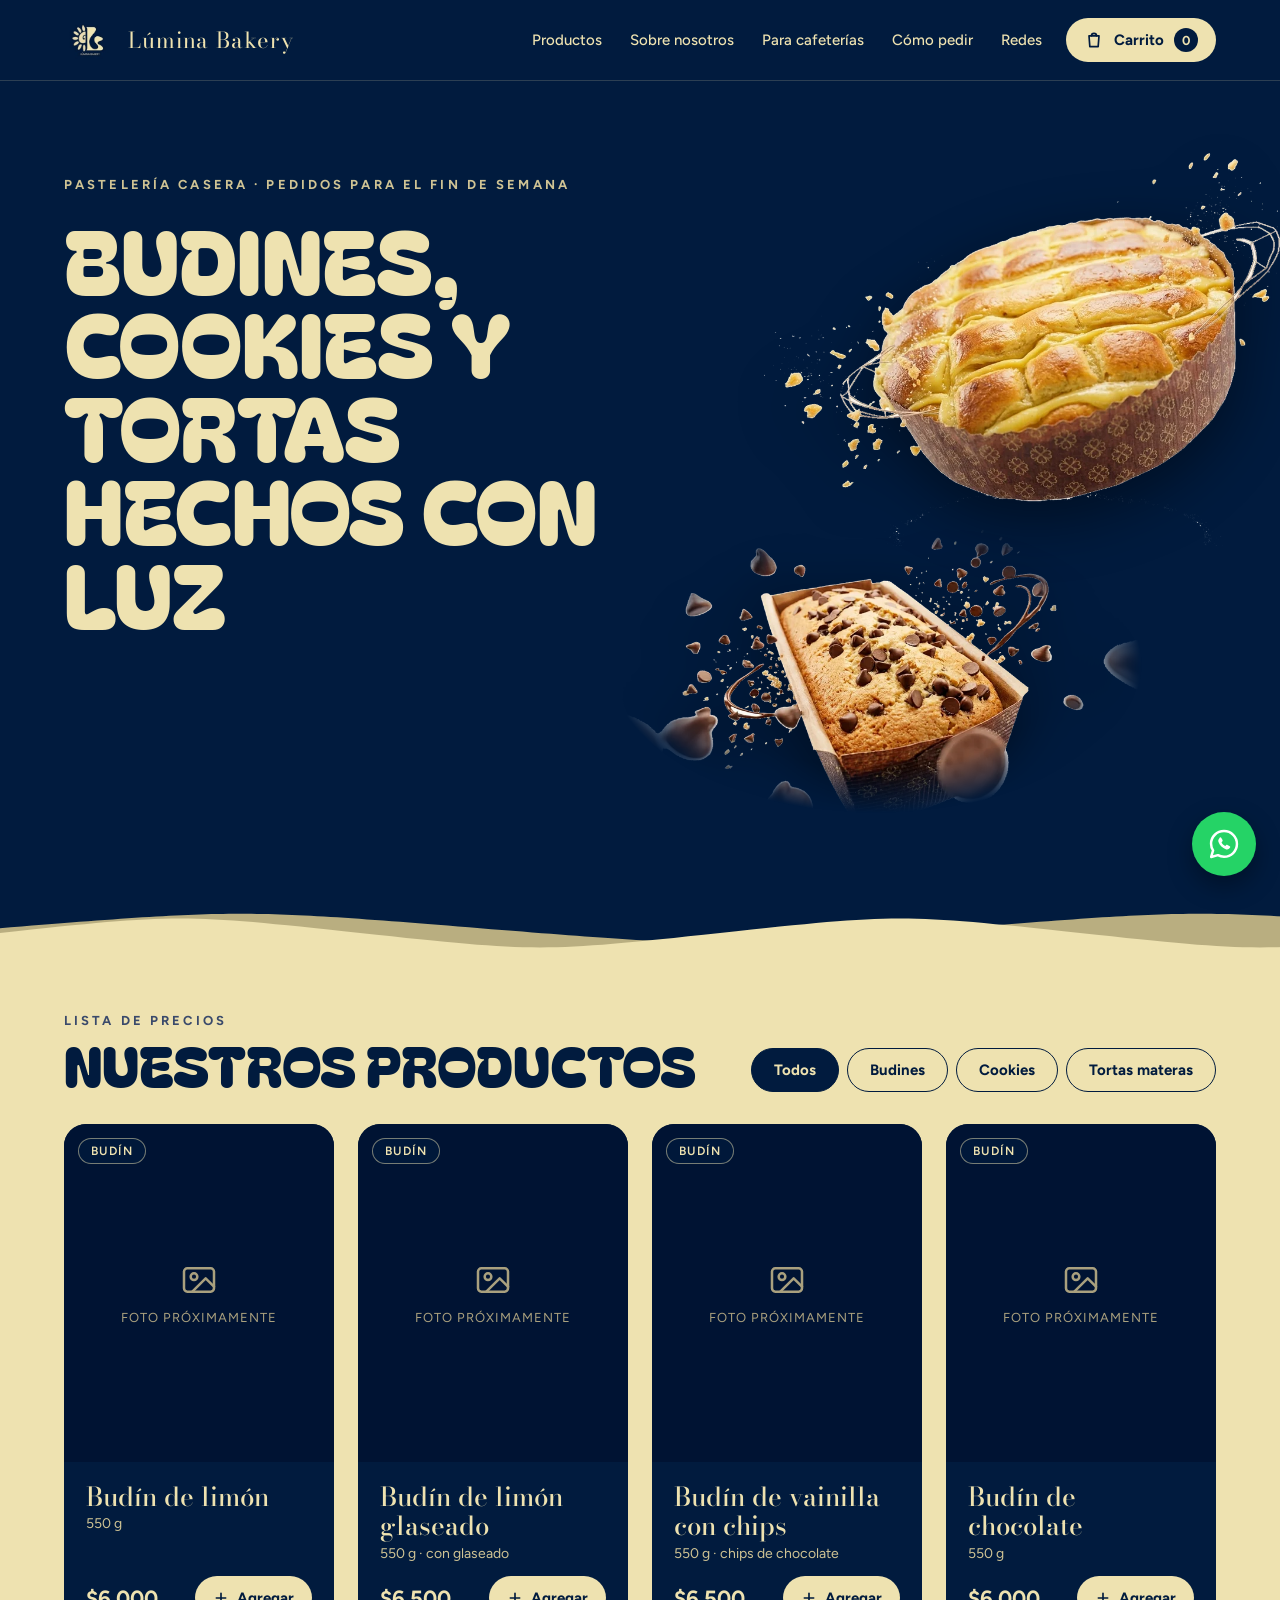
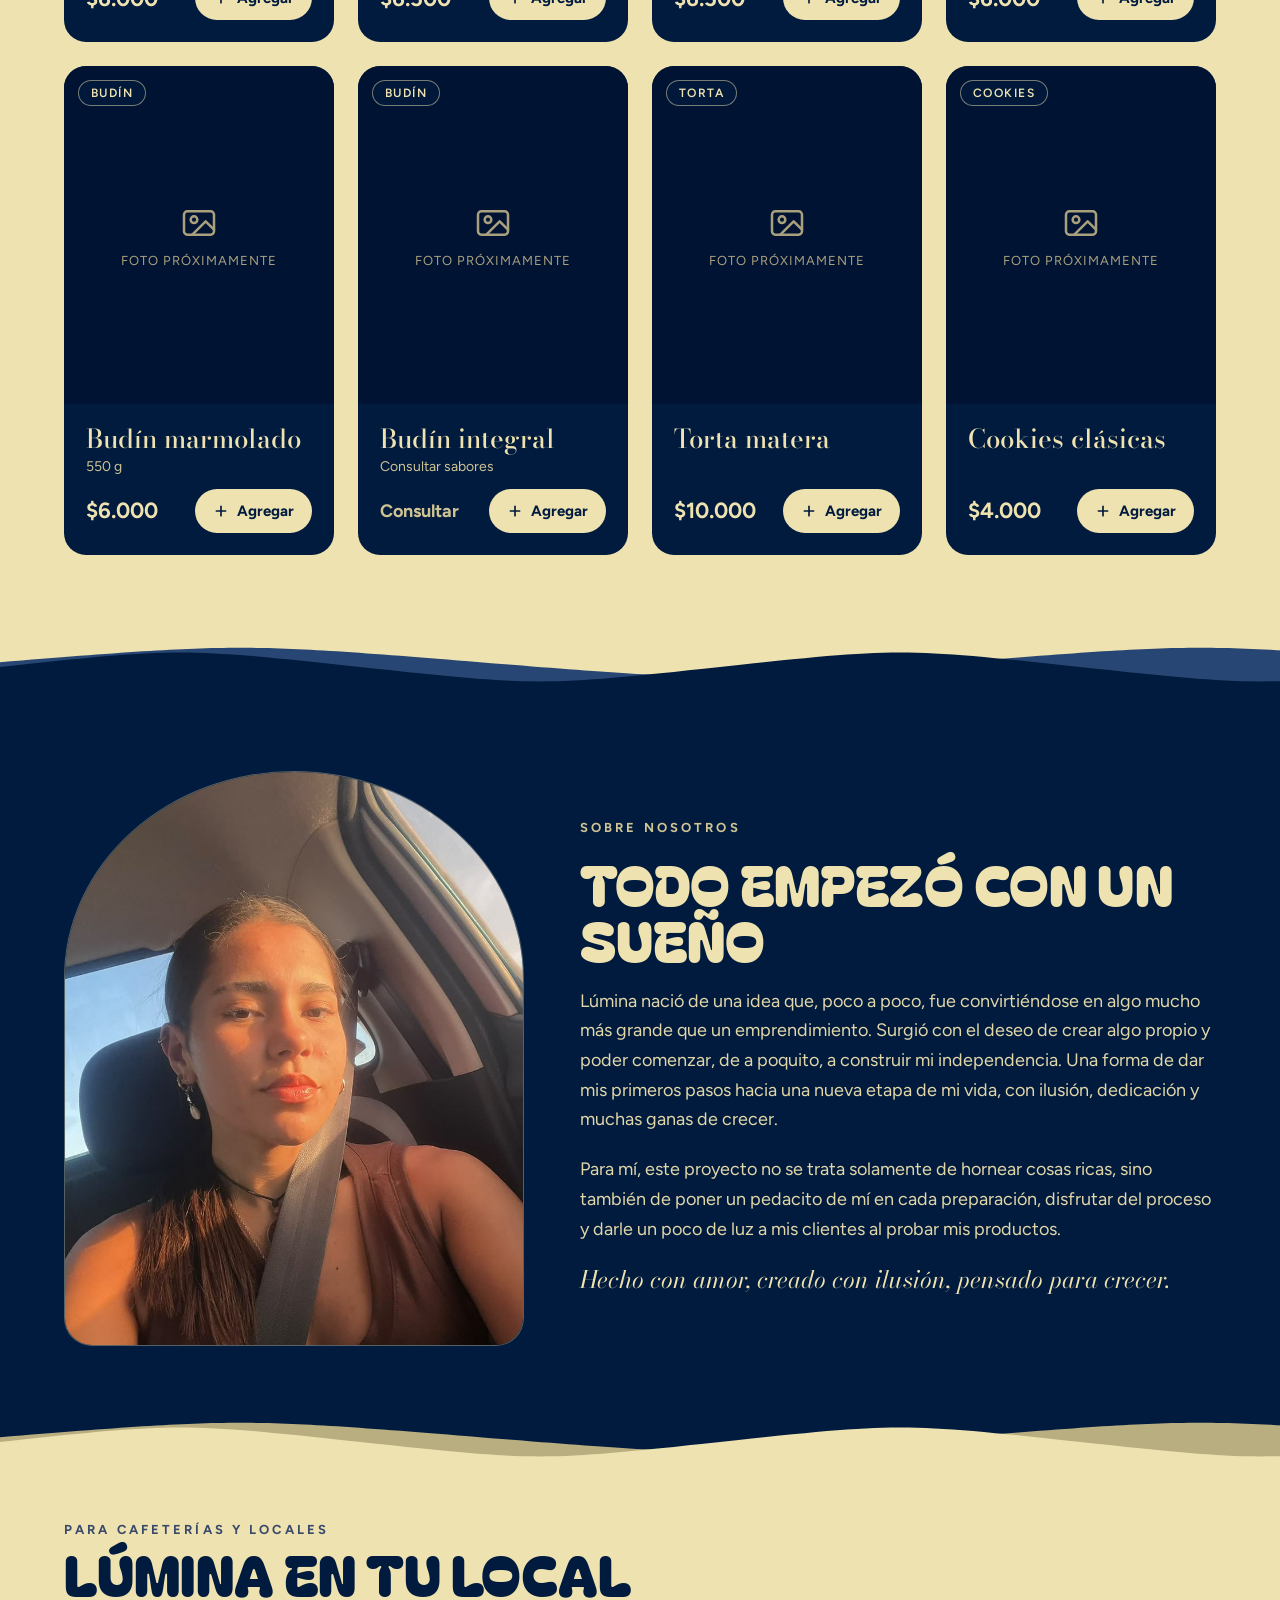
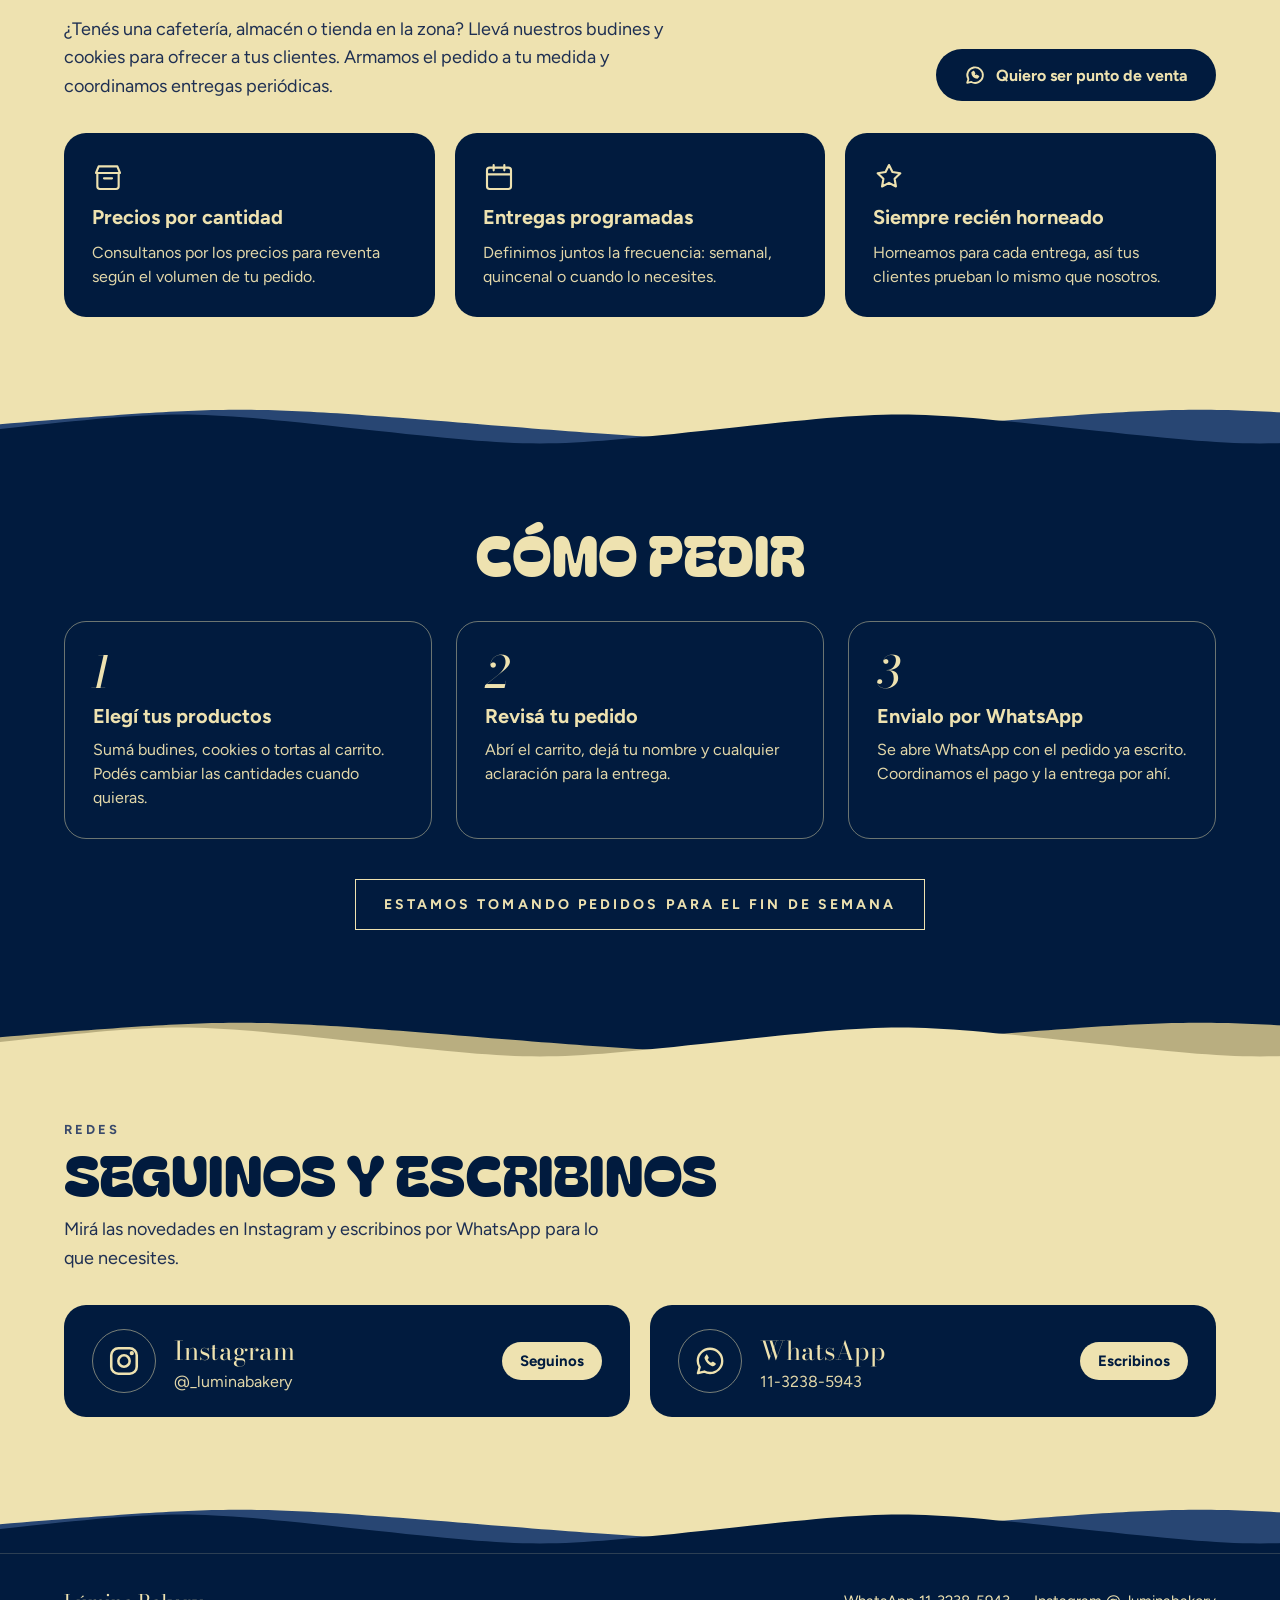
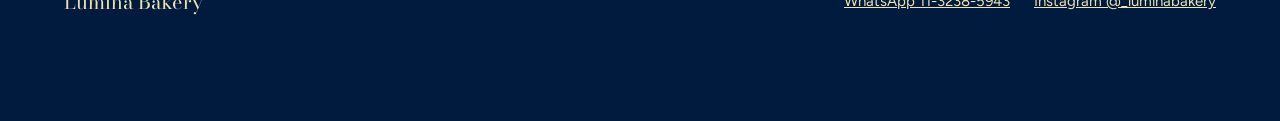
<file: index.html>
<!doctype html>
<html lang="es">
<head>
  <meta charset="utf-8">
  <meta name="viewport" content="width=device-width, initial-scale=1">
  <!-- Seguridad: solo se cargan recursos del propio sitio; nada externo ni código en línea. -->
  <meta http-equiv="Content-Security-Policy" content="default-src 'none'; script-src 'self'; style-src 'self'; font-src 'self'; img-src 'self' data:; connect-src 'self'; base-uri 'none'; form-action 'none'; upgrade-insecure-requests">
  <meta name="referrer" content="strict-origin-when-cross-origin">
  <title>Lúmina Bakery — Budines, cookies y tortas materas</title>
  <meta name="description" content="Budines, cookies y tortas materas caseras. Armá tu pedido y envialo por WhatsApp.">
  <meta name="theme-color" content="#011B3E">
  <link rel="icon" href="img/favicon.png" type="image/png">
  <link rel="stylesheet" href="css/fonts.css">
  <link rel="stylesheet" href="css/styles.css">
</head>
<body>

<header class="site-header">
  <div class="container header-inner">
    <a href="#inicio" class="brand">
      <img src="img/logo.png" alt="" width="52" height="52">
      <span>Lúmina Bakery</span>
    </a>
    <nav class="main-nav" id="main-nav" aria-label="Principal" data-nav>
      <a href="#productos">Productos</a>
      <a href="#nosotros">Sobre nosotros</a>
      <a href="#para-locales">Para cafeterías</a>
      <a href="#como-pedir">Cómo pedir</a>
      <a href="#redes">Redes</a>
    </nav>
    <button type="button" class="cart-button" data-open-cart aria-haspopup="dialog">
      <svg width="20" height="20" viewBox="0 0 24 24" fill="none" stroke="currentColor" stroke-width="2" stroke-linecap="round" stroke-linejoin="round" aria-hidden="true"><path d="M6 7h12l-1 13H7L6 7z"/><path d="M9 7a3 3 0 0 1 6 0"/></svg>
      <span>Carrito</span>
      <span class="cart-count" data-cart-count aria-label="productos en el carrito">0</span>
    </button>
    <button type="button" class="menu-button icon-btn" data-menu-toggle aria-controls="main-nav" aria-expanded="false" aria-label="Abrir menú">
      <svg width="26" height="26" viewBox="0 0 24 24" fill="none" stroke="currentColor" stroke-width="2" stroke-linecap="round" aria-hidden="true"><path class="menu-icon-open" d="M4 7h16M4 12h16M4 17h16"/><path class="menu-icon-close" d="M6 6l12 12M18 6L6 18"/></svg>
    </button>
  </div>
</header>

<main>
  <section id="inicio" class="hero">
    <div class="container hero-inner">
      <div class="hero-copy">
        <p class="eyebrow">Pastelería casera · Pedidos para el fin de semana</p>
        <h1>Budines, cookies y tortas hechos con luz</h1>
        <p class="lead">Elegí tus favoritos, armá el carrito y mandanos el pedido por WhatsApp. Cada budín pesa 550 gramos.</p>
        <div class="hero-actions">
          <a href="#productos" class="btn btn-cream">Ver productos</a>
          <a href="#como-pedir" class="btn btn-outline">¿Cómo pido?</a>
        </div>
      </div>
      <div class="hero-art" aria-hidden="true">
        <img src="img/hero-torta.webp" alt="" class="hero-img hero-img-1" width="900" height="672">
        <img src="img/hero-budin-chips.webp" alt="" class="hero-img hero-img-2" width="900" height="502">
      </div>
    </div>
  </section>

  <div class="wave wave-to-cream" aria-hidden="true"></div>

  <section id="productos" class="section-cream">
    <div class="container section-pad">
      <div class="section-head">
        <div>
          <p class="eyebrow eyebrow-dark">Lista de precios</p>
          <h2 class="display">Nuestros productos</h2>
        </div>
        <div class="filters" role="group" aria-label="Filtrar por categoría" data-filters></div>
      </div>
      <div class="product-grid" data-product-grid></div>
    </div>
  </section>

  <div class="wave wave-to-navy" aria-hidden="true"></div>

  <section id="nosotros">
    <div class="container section-pad about">
      <div class="about-art">
        <img src="img/sobre-nosotros.jpg" alt="Quien está detrás de Lúmina Bakery" width="800" height="1000" loading="lazy">
      </div>
      <div class="about-copy">
        <p class="eyebrow">Sobre nosotros</p>
        <h2 class="display">Todo empezó con un sueño</h2>
        <p>Lúmina nació de una idea que, poco a poco, fue convirtiéndose en algo mucho más grande que un emprendimiento. Surgió con el deseo de crear algo propio y poder comenzar, de a poquito, a construir mi independencia. Una forma de dar mis primeros pasos hacia una nueva etapa de mi vida, con ilusión, dedicación y muchas ganas de crecer.</p>
        <p>Para mí, este proyecto no se trata solamente de hornear cosas ricas, sino también de poner un pedacito de mí en cada preparación, disfrutar del proceso y darle un poco de luz a mis clientes al probar mis productos.</p>
        <p class="signature">Hecho con amor, creado con ilusión, pensado para crecer.</p>
      </div>
    </div>
  </section>

  <div class="wave wave-to-cream" aria-hidden="true"></div>

  <section id="para-locales" class="section-cream">
    <div class="container section-pad">
      <div class="section-head">
        <div class="wholesale-copy">
          <p class="eyebrow eyebrow-dark">Para cafeterías y locales</p>
          <h2 class="display">Lúmina en tu local</h2>
          <p>¿Tenés una cafetería, almacén o tienda en la zona? Llevá nuestros budines y cookies para ofrecer a tus clientes. Armamos el pedido a tu medida y coordinamos entregas periódicas.</p>
        </div>
        <a class="btn btn-navy" data-wa="mayorista" target="_blank" rel="noopener noreferrer">
          <svg width="22" height="22" viewBox="0 0 24 24" fill="none" stroke="currentColor" stroke-width="2" stroke-linecap="round" stroke-linejoin="round" aria-hidden="true"><path d="M3.5 20.5l1.3-4A8.5 8.5 0 1 1 8 19.6l-4.5.9z"/><path d="M9 9.5c0 3 2.5 5.5 5.5 5.5l1.2-1.4-2-1-1 .8a4 4 0 0 1-2.1-2.1l.8-1-1-2L9 9.5z"/></svg>
          Quiero ser punto de venta
        </a>
      </div>
      <ul class="feature-grid">
        <li>
          <svg width="32" height="32" viewBox="0 0 24 24" fill="none" stroke="currentColor" stroke-width="1.6" stroke-linecap="round" stroke-linejoin="round" aria-hidden="true"><path d="M4 9h16v10a2 2 0 0 1-2 2H6a2 2 0 0 1-2-2V9z"/><path d="M3 9l2-5h14l2 5"/><path d="M9 13h6"/></svg>
          <h3>Precios por cantidad</h3>
          <p>Consultanos por los precios para reventa según el volumen de tu pedido.</p>
        </li>
        <li>
          <svg width="32" height="32" viewBox="0 0 24 24" fill="none" stroke="currentColor" stroke-width="1.6" stroke-linecap="round" stroke-linejoin="round" aria-hidden="true"><rect x="3" y="5" width="18" height="16" rx="2"/><path d="M3 10h18M8 3v4M16 3v4"/></svg>
          <h3>Entregas programadas</h3>
          <p>Definimos juntos la frecuencia: semanal, quincenal o cuando lo necesites.</p>
        </li>
        <li>
          <svg width="32" height="32" viewBox="0 0 24 24" fill="none" stroke="currentColor" stroke-width="1.6" stroke-linecap="round" stroke-linejoin="round" aria-hidden="true"><path d="M12 3l2.6 5.3 5.9.9-4.3 4.1 1 5.8L12 16.4 6.8 19.1l1-5.8L3.5 9.2l5.9-.9L12 3z"/></svg>
          <h3>Siempre recién horneado</h3>
          <p>Horneamos para cada entrega, así tus clientes prueban lo mismo que nosotros.</p>
        </li>
      </ul>
    </div>
  </section>

  <div class="wave wave-to-navy" aria-hidden="true"></div>

  <section id="como-pedir">
    <div class="container section-pad">
      <h2 class="display center">Cómo pedir</h2>
      <ol class="steps">
        <li>
          <span class="step-num">1</span>
          <h3>Elegí tus productos</h3>
          <p>Sumá budines, cookies o tortas al carrito. Podés cambiar las cantidades cuando quieras.</p>
        </li>
        <li>
          <span class="step-num">2</span>
          <h3>Revisá tu pedido</h3>
          <p>Abrí el carrito, dejá tu nombre y cualquier aclaración para la entrega.</p>
        </li>
        <li>
          <span class="step-num">3</span>
          <h3>Envialo por WhatsApp</h3>
          <p>Se abre WhatsApp con el pedido ya escrito. Coordinamos el pago y la entrega por ahí.</p>
        </li>
      </ol>
      <p class="banner">Estamos tomando pedidos para el fin de semana</p>
    </div>
  </section>

  <div class="wave wave-to-cream" aria-hidden="true"></div>

  <section id="redes" class="section-cream">
    <div class="container section-pad">
      <div class="redes-head">
        <p class="eyebrow eyebrow-dark">Redes</p>
        <h2 class="display">Seguinos y escribinos</h2>
        <p>Mirá las novedades en Instagram y escribinos por WhatsApp para lo que necesites.</p>
      </div>
      <div class="social-grid">
        <a class="social-card" href="https://instagram.com/_luminabakery" target="_blank" rel="noopener noreferrer">
          <span class="social-icon">
            <svg width="34" height="34" viewBox="0 0 24 24" fill="none" stroke="currentColor" stroke-width="1.8" stroke-linecap="round" stroke-linejoin="round" aria-hidden="true"><rect x="3" y="3" width="18" height="18" rx="5"/><circle cx="12" cy="12" r="4"/><circle cx="17.5" cy="6.5" r="0.6" fill="currentColor"/></svg>
          </span>
          <span class="social-text">
            <span class="social-name">Instagram</span>
            <span class="social-handle">@_luminabakery</span>
          </span>
          <span class="social-cta">Seguinos</span>
        </a>
        <a class="social-card" data-wa="consulta" target="_blank" rel="noopener noreferrer">
          <span class="social-icon">
            <svg width="34" height="34" viewBox="0 0 32 32" aria-hidden="true"><path d="M16 4.5C9.6 4.5 4.5 9.5 4.5 15.7c0 2.2.6 4.2 1.8 6L4.6 27.5l6-1.6c1.6.9 3.5 1.4 5.4 1.4 6.4 0 11.5-5 11.5-11.3S22.4 4.5 16 4.5z" fill="none" stroke="currentColor" stroke-width="2.2" stroke-linejoin="round"/><path d="M12.2 10.2c.4-.4 1-.3 1.3.2l1.2 2c.2.4.2.9-.2 1.3l-.7.7c.6 1.5 1.8 2.7 3.3 3.3l.7-.7c.4-.4.9-.4 1.3-.2l2 1.2c.5.3.6.9.2 1.3l-.9.9c-.7.7-1.8.9-2.8.5-3-1.2-5.3-3.5-6.5-6.5-.4-1-.2-2.1.5-2.8l.6-.9z" fill="currentColor"/></svg>
          </span>
          <span class="social-text">
            <span class="social-name">WhatsApp</span>
            <span class="social-handle">11-3238-5943</span>
          </span>
          <span class="social-cta">Escribinos</span>
        </a>
      </div>
    </div>
  </section>

  <div class="wave wave-to-navy" aria-hidden="true"></div>
</main>

<footer class="site-footer">
  <div class="container footer-inner">
    <span class="footer-brand">Lúmina Bakery</span>
    <div class="footer-links">
      <a data-wa="consulta" target="_blank" rel="noopener noreferrer">WhatsApp 11-3238-5943</a>
      <a href="https://instagram.com/_luminabakery" target="_blank" rel="noopener noreferrer">Instagram @_luminabakery</a>
    </div>
  </div>
</footer>

<a class="wa-float" data-wa="consulta" target="_blank" rel="noopener noreferrer" aria-label="Escribinos por WhatsApp">
  <svg width="36" height="36" viewBox="0 0 32 32" aria-hidden="true"><path d="M16 4.5C9.6 4.5 4.5 9.5 4.5 15.7c0 2.2.6 4.2 1.8 6L4.6 27.5l6-1.6c1.6.9 3.5 1.4 5.4 1.4 6.4 0 11.5-5 11.5-11.3S22.4 4.5 16 4.5z" fill="none" stroke="currentColor" stroke-width="2.2" stroke-linejoin="round"/><path d="M12.2 10.2c.4-.4 1-.3 1.3.2l1.2 2c.2.4.2.9-.2 1.3l-.7.7c.6 1.5 1.8 2.7 3.3 3.3l.7-.7c.4-.4.9-.4 1.3-.2l2 1.2c.5.3.6.9.2 1.3l-.9.9c-.7.7-1.8.9-2.8.5-3-1.2-5.3-3.5-6.5-6.5-.4-1-.2-2.1.5-2.8l.6-.9z" fill="currentColor"/></svg>
</a>

<div class="cart-overlay" data-cart hidden>
  <button type="button" class="cart-backdrop" data-close-cart aria-label="Cerrar carrito" tabindex="-1"></button>
  <aside class="cart-panel" role="dialog" aria-modal="true" aria-labelledby="cart-title">
    <div class="cart-head">
      <h2 id="cart-title" class="display">Tu pedido</h2>
      <button type="button" class="icon-btn" data-close-cart aria-label="Cerrar">
        <svg width="22" height="22" viewBox="0 0 24 24" fill="none" stroke="currentColor" stroke-width="2" stroke-linecap="round" aria-hidden="true"><path d="M6 6l12 12M18 6L6 18"/></svg>
      </button>
    </div>

    <div class="cart-empty" data-cart-empty>
      <p class="cart-empty-title">Tu carrito está vacío</p>
      <p>Sumá algún budín, unas cookies o una torta para empezar.</p>
      <button type="button" class="btn btn-navy" data-close-cart>Ver productos</button>
    </div>

    <div class="cart-body" data-cart-body>
      <ul class="cart-items" data-cart-items></ul>
      <div class="cart-form">
        <label for="cart-name">Tu nombre</label>
        <input id="cart-name" type="text" maxlength="60" placeholder="Ej: Sofía" autocomplete="name" data-cart-name>
        <label for="cart-note">Aclaraciones (opcional)</label>
        <textarea id="cart-note" rows="2" maxlength="300" placeholder="Día de retiro, envío, dedicatoria…" data-cart-note></textarea>
      </div>
    </div>

    <div class="cart-foot" data-cart-foot>
      <div class="cart-total">
        <span>Total</span>
        <strong data-cart-total>$0</strong>
      </div>
      <p class="cart-hint" data-cart-hint hidden>Los productos sin precio se confirman por WhatsApp.</p>
      <a class="btn btn-navy btn-block" data-wa="pedido" target="_blank" rel="noopener noreferrer">
        <svg width="22" height="22" viewBox="0 0 24 24" fill="none" stroke="currentColor" stroke-width="2" stroke-linecap="round" stroke-linejoin="round" aria-hidden="true"><path d="M3.5 20.5l1.3-4A8.5 8.5 0 1 1 8 19.6l-4.5.9z"/><path d="M9 9.5c0 3 2.5 5.5 5.5 5.5l1.2-1.4-2-1-1 .8a4 4 0 0 1-2.1-2.1l.8-1-1-2L9 9.5z"/></svg>
        Enviar pedido por WhatsApp
      </a>
      <p class="cart-note-small">El pago se coordina por WhatsApp.</p>
    </div>
  </aside>
</div>

<script src="js/app.js"></script>
</body>
</html>
</file>
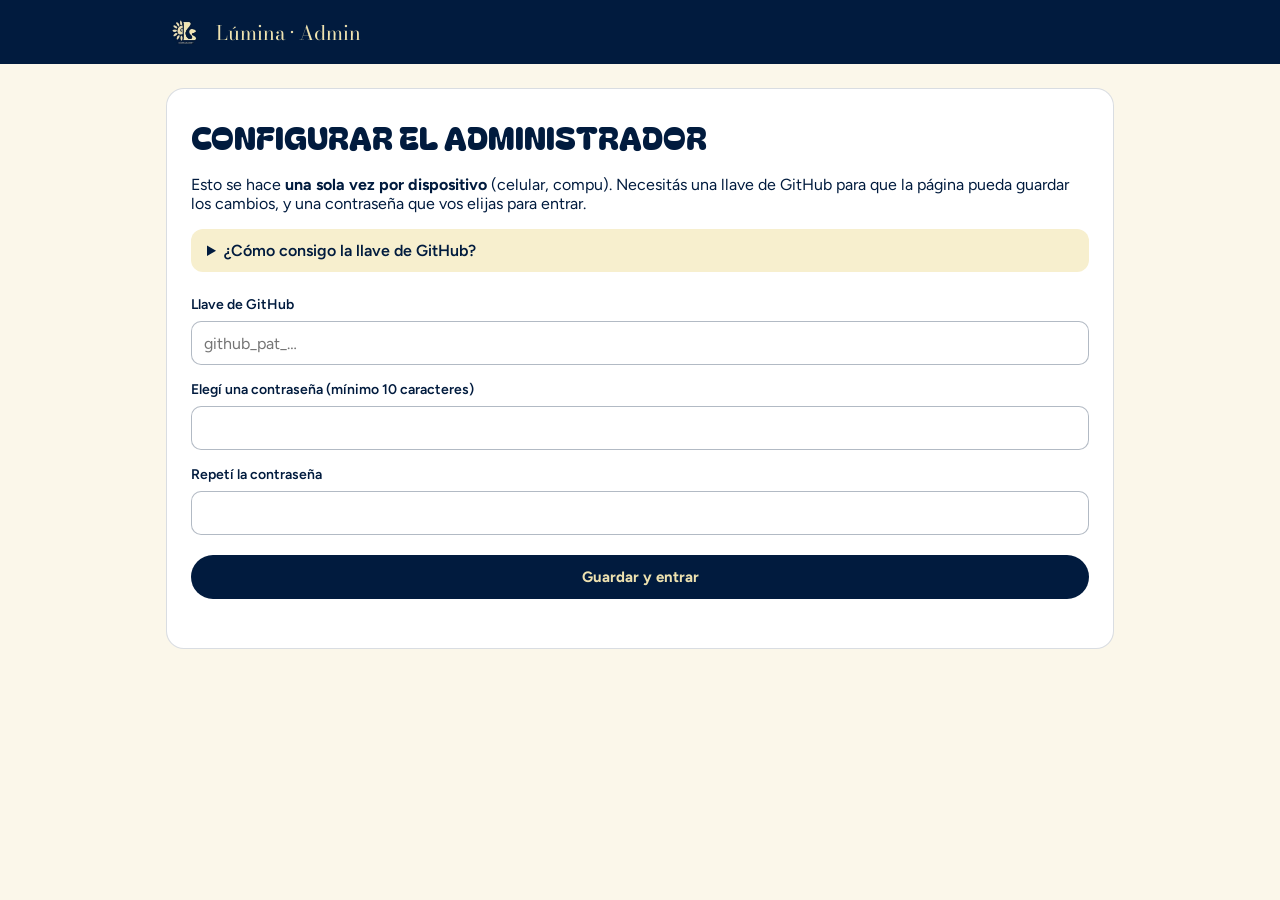
<file: admin/index.html>
<!doctype html>
<html lang="es">
<head>
  <meta charset="utf-8">
  <meta name="viewport" content="width=device-width, initial-scale=1">
  <meta http-equiv="Content-Security-Policy" content="default-src 'none'; script-src 'self'; style-src 'self'; font-src 'self'; img-src 'self' data: blob:; connect-src 'self' https://api.github.com; base-uri 'none'; form-action 'none'; upgrade-insecure-requests">
  <meta name="referrer" content="no-referrer">
  <meta name="robots" content="noindex, nofollow">
  <title>Administrar — Lúmina Bakery</title>
  <link rel="icon" href="../img/favicon.png" type="image/png">
  <link rel="stylesheet" href="../css/fonts.css">
  <link rel="stylesheet" href="admin.css">
</head>
<body>

<header class="admin-header">
  <div class="admin-wrap admin-header-inner">
    <a href="../" class="admin-brand">
      <img src="../img/logo.png" alt="" width="40" height="40">
      <span>Lúmina · Admin</span>
    </a>
    <button type="button" class="link-btn" data-logout hidden>Salir</button>
  </div>
</header>

<main class="admin-wrap">

  <!-- Primera vez en este dispositivo -->
  <section class="panel" data-screen="setup" hidden>
    <h1>Configurar el administrador</h1>
    <p>Esto se hace <strong>una sola vez por dispositivo</strong> (celular, compu). Necesitás una llave de GitHub para que la página pueda guardar los cambios, y una contraseña que vos elijas para entrar.</p>
    <details class="help">
      <summary>¿Cómo consigo la llave de GitHub?</summary>
      <ol>
        <li>Entrá a <a href="https://github.com/settings/personal-access-tokens/new" target="_blank" rel="noopener noreferrer">github.com/settings/personal-access-tokens/new</a> con la cuenta dueña de la web.</li>
        <li><strong>Token name:</strong> Admin Lúmina. <strong>Expiration:</strong> la fecha más lejana que te deje.</li>
        <li><strong>Repository access:</strong> “Only select repositories” y elegí <strong>lumina</strong>.</li>
        <li><strong>Permissions → Repository permissions → Contents:</strong> “Read and write”.</li>
        <li>No elijas el tipo “classic”: tiene que ser una llave <em>fine-grained</em>, que solo puede tocar este repositorio.</li>
        <li>Tocá <strong>Generate token</strong> y copiá el código (empieza con <code>github_pat_</code>).</li>
      </ol>
    </details>
    <div class="form">
      <label for="setup-token">Llave de GitHub</label>
      <input id="setup-token" type="password" autocomplete="off" spellcheck="false" placeholder="github_pat_…">
      <label for="setup-pass">Elegí una contraseña (mínimo 10 caracteres)</label>
      <input id="setup-pass" type="password" autocomplete="new-password" minlength="10">
      <label for="setup-pass2">Repetí la contraseña</label>
      <input id="setup-pass2" type="password" autocomplete="new-password" minlength="10">
      <button type="button" class="btn" data-setup>Guardar y entrar</button>
      <p class="msg" data-msg="setup" role="alert"></p>
    </div>
  </section>

  <!-- Entrar -->
  <section class="panel panel-narrow" data-screen="login" hidden>
    <h1>Entrar</h1>
    <div class="form">
      <label for="login-pass">Contraseña</label>
      <input id="login-pass" type="password" autocomplete="current-password">
      <button type="button" class="btn" data-login>Entrar</button>
      <p class="msg" data-msg="login" role="alert"></p>
      <button type="button" class="link-btn" data-reset>Olvidé mi contraseña</button>
    </div>
  </section>

  <!-- Editor -->
  <section data-screen="editor" hidden>
    <div class="savebar">
      <p class="msg" data-msg="editor" role="status"></p>
      <button type="button" class="btn" data-save>Guardar cambios</button>
    </div>

    <div class="panel">
      <div class="panel-head">
        <h2>Categorías</h2>
        <button type="button" class="btn btn-light" data-add-cat>+ Agregar categoría</button>
      </div>
      <p class="hint">“Nombre” es el botón de filtro (ej: Budines). “Etiqueta” es el cartelito en la foto (ej: Budín).</p>
      <div class="cat-list" data-cats></div>
    </div>

    <div class="panel">
      <div class="panel-head">
        <h2>Productos</h2>
        <button type="button" class="btn btn-light" data-add-prod>+ Agregar producto</button>
      </div>
      <p class="hint">Dejá el precio vacío para que diga “Consultar”. Las fotos se recortan solas en formato vertical.</p>
      <div class="prod-list" data-prods></div>
    </div>
  </section>

  <p class="loading" data-screen="loading">Cargando…</p>
</main>

<script src="admin.js"></script>
</body>
</html>
</file>
<file: css/fonts.css>
/* Fuentes alojadas en el propio sitio (subconjunto latino), descargadas de Google Fonts. Licencia SIL Open Font License. */
@font-face {
  font-family: 'Bagel Fat One';
  font-style: normal;
  font-weight: 400;
  font-display: swap;
  src: url('../fonts/bagel-fat-one-normal-400.woff2') format('woff2');
  unicode-range: U+0000-00FF, U+0131, U+0152-0153, U+02BB-02BC, U+02C6, U+02DA, U+02DC, U+0304, U+0308, U+0329, U+2000-206F, U+20AC, U+2122, U+2191, U+2193, U+2212, U+2215, U+FEFF, U+FFFD;
}
@font-face {
  font-family: 'Bodoni Moda';
  font-style: italic;
  font-weight: 400 700;
  font-display: swap;
  src: url('../fonts/bodoni-moda-italic-400-700.woff2') format('woff2');
  unicode-range: U+0000-00FF, U+0131, U+0152-0153, U+02BB-02BC, U+02C6, U+02DA, U+02DC, U+0304, U+0308, U+0329, U+2000-206F, U+20AC, U+2122, U+2191, U+2193, U+2212, U+2215, U+FEFF, U+FFFD;
}
@font-face {
  font-family: 'Bodoni Moda';
  font-style: normal;
  font-weight: 400 700;
  font-display: swap;
  src: url('../fonts/bodoni-moda-normal-400-700.woff2') format('woff2');
  unicode-range: U+0000-00FF, U+0131, U+0152-0153, U+02BB-02BC, U+02C6, U+02DA, U+02DC, U+0304, U+0308, U+0329, U+2000-206F, U+20AC, U+2122, U+2191, U+2193, U+2212, U+2215, U+FEFF, U+FFFD;
}
@font-face {
  font-family: 'Figtree';
  font-style: normal;
  font-weight: 400 700;
  font-display: swap;
  src: url('../fonts/figtree-normal-400-700.woff2') format('woff2');
  unicode-range: U+0000-00FF, U+0131, U+0152-0153, U+02BB-02BC, U+02C6, U+02DA, U+02DC, U+0304, U+0308, U+0329, U+2000-206F, U+20AC, U+2122, U+2191, U+2193, U+2212, U+2215, U+FEFF, U+FFFD;
}
</file>
<file: css/styles.css>
:root {
  --navy: #011B3E;
  --navy-deep: #001333;
  --cream: #EEE2B0;
  --cream-light: #F7EFCE;
  --cream-dark: #E6D9A2;
  --cream-muted: #CFC394;
  --cream-text: #E2D7A9;
  --ink-muted: #3A4A6B;
  --ink-body: #1E2F52;
  --wa-green: #25D366;

  --font-display: 'Bagel Fat One', 'Figtree', sans-serif;
  --font-serif: 'Bodoni Moda', Georgia, serif;
  --font-body: 'Figtree', system-ui, sans-serif;

  --radius-card: 22px;
}

*, *::before, *::after { box-sizing: border-box; }
[hidden] { display: none !important; }

html { scroll-behavior: smooth; scroll-padding-top: 88px; }

body {
  margin: 0;
  background: var(--navy);
  color: var(--cream);
  font-family: var(--font-body);
  -webkit-font-smoothing: antialiased;
}
body.no-scroll { overflow: hidden; }

a { color: var(--cream); }
a:hover { color: #FFF6D6; }
img { max-width: 100%; }
button { font-family: inherit; }
:focus-visible { outline: 3px solid var(--cream); outline-offset: 3px; }
.section-cream :focus-visible, .cart-panel :focus-visible { outline-color: var(--navy); }

.container { max-width: 1200px; margin: 0 auto; padding-left: 24px; padding-right: 24px; }
.section-pad { padding-top: 64px; padding-bottom: 88px; }

/* ---------- tipografía ---------- */

.display {
  margin: 0;
  font-family: var(--font-display);
  font-weight: 400;
  font-size: clamp(38px, 6vw, 56px);
  line-height: 1;
  text-transform: uppercase;
}
.center { text-align: center; }

.eyebrow {
  margin: 0;
  font-size: 13px;
  font-weight: 700;
  letter-spacing: 0.24em;
  text-transform: uppercase;
  color: var(--cream-muted);
}
.eyebrow-dark { color: var(--ink-muted); }

/* ---------- botones ---------- */

.btn {
  display: inline-flex;
  align-items: center;
  justify-content: center;
  gap: 10px;
  min-height: 52px;
  padding: 0 28px;
  border-radius: 999px;
  border: 0;
  font-weight: 700;
  font-size: 16px;
  text-decoration: none;
  cursor: pointer;
  transition: transform 0.15s ease, opacity 0.15s ease;
}
.btn:hover { transform: translateY(-1px); }
.btn-cream { background: var(--cream); color: var(--navy); }
.btn-cream:hover { color: var(--navy); }
.btn-navy { background: var(--navy); color: var(--cream); }
.btn-navy:hover { color: var(--cream); }
.btn-outline { border: 1.5px solid var(--cream); color: var(--cream); font-weight: 600; }
.btn-sm { min-height: 44px; padding: 0 18px; font-size: 15px; gap: 8px; }
.btn-block { width: 100%; min-height: 54px; }

.icon-btn {
  width: 44px; height: 44px;
  border-radius: 50%;
  border: 0;
  background: transparent;
  color: inherit;
  cursor: pointer;
  display: flex; align-items: center; justify-content: center;
}

/* ---------- header ---------- */

.site-header {
  position: sticky; top: 0; z-index: 20;
  background: var(--navy);
  border-bottom: 1px solid rgba(238, 226, 176, 0.18);
}
.header-inner {
  display: flex; align-items: center; gap: 24px;
  padding-top: 14px; padding-bottom: 14px;
}
.brand {
  display: flex; align-items: center; gap: 12px;
  text-decoration: none;
  font-family: var(--font-serif);
  font-size: 22px;
  letter-spacing: 0.04em;
}
.brand img { width: 52px; height: 52px; border-radius: 50%; display: block; }
.main-nav {
  display: flex; gap: 28px; margin-left: auto;
  font-size: 15px; font-weight: 500;
}
.main-nav a { text-decoration: none; }
.main-nav a:hover { text-decoration: underline; text-underline-offset: 4px; }
.cart-button {
  display: flex; align-items: center; gap: 10px;
  min-height: 44px; padding: 0 18px;
  border-radius: 999px; border: 0;
  background: var(--cream); color: var(--navy);
  font-size: 15px; font-weight: 700;
  cursor: pointer;
}
.cart-count {
  min-width: 24px; height: 24px; padding: 0 6px;
  border-radius: 999px;
  background: var(--navy); color: var(--cream);
  font-size: 13px;
  display: inline-flex; align-items: center; justify-content: center;
}

.menu-button { display: none; flex-shrink: 0; }
.menu-icon-close { display: none; }

@media (max-width: 860px) {
  .header-inner { position: relative; gap: 12px; }
  .cart-button { margin-left: auto; }
  .menu-button { display: flex; }
  .main-nav {
    display: none;
    position: absolute; top: 100%; left: 0; right: 0;
    margin: 0;
    padding: 8px 24px 20px;
    flex-direction: column; gap: 0;
    background: var(--navy);
    border-bottom: 1px solid rgba(238, 226, 176, 0.18);
    box-shadow: 0 18px 30px rgba(0, 0, 0, 0.35);
    font-size: 18px;
  }
  .main-nav.is-open { display: flex; }
  .main-nav a {
    display: flex; align-items: center;
    min-height: 52px;
    border-bottom: 1px solid rgba(238, 226, 176, 0.12);
  }
  .main-nav a:last-child { border-bottom: 0; }
  .menu-button[aria-expanded="true"] .menu-icon-open { display: none; }
  .menu-button[aria-expanded="true"] .menu-icon-close { display: inline; }
}
@media (max-width: 420px) {
  .brand span { display: none; }
}

/* ---------- hero ---------- */

.hero { overflow: hidden; }
.hero-inner {
  display: flex; flex-wrap: wrap; align-items: center; gap: 48px;
  padding-top: 72px; padding-bottom: 96px;
}
.hero-copy { flex: 1 1 460px; min-width: 0; display: flex; flex-direction: column; gap: 24px; }
.hero h1 {
  margin: 0;
  font-family: var(--font-display);
  font-weight: 400;
  font-size: clamp(44px, 7vw, 88px);
  line-height: 0.95;
  text-transform: uppercase;
}
.lead { margin: 0; max-width: 480px; font-size: 18px; line-height: 1.55; color: var(--cream-text); }
.hero-actions { display: flex; gap: 14px; flex-wrap: wrap; }

.hero-art { flex: 1 1 420px; min-width: 0; position: relative; height: 660px; }
.hero-img { position: absolute; height: auto; filter: drop-shadow(0 18px 30px rgba(0, 0, 0, 0.45)); }
.hero-img-1 { width: 99%; top: 0; right: -14%; }
.hero-img-2 {
  width: 117%; bottom: 0; left: -14%;
  /* La imagen trae chips cortados en los bordes: los desvanecemos. */
  -webkit-mask-image: radial-gradient(ellipse 50% 50% at 50% 50%, #000 70%, transparent 100%);
  mask-image: radial-gradient(ellipse 50% 50% at 50% 50%, #000 70%, transparent 100%);
}
/* ---------- movimiento del hero ---------- */

@keyframes fade-up { from { opacity: 0; transform: translateY(24px); } to { opacity: 1; transform: none; } }
@keyframes enter-right { from { opacity: 0; transform: translateX(80px) rotate(6deg); } to { opacity: 1; transform: none; } }
@keyframes enter-left { from { opacity: 0; transform: translateX(-80px) rotate(-6deg); } to { opacity: 1; transform: none; } }

.hero-copy > * { animation: fade-up 0.7s cubic-bezier(.2, .7, .2, 1) both; }
.hero-copy > :nth-child(1) { animation-delay: 0.05s; }
.hero-copy > :nth-child(2) { animation-delay: 0.15s; }
.hero-copy > :nth-child(3) { animation-delay: 0.3s; }
.hero-copy > :nth-child(4) { animation-delay: 0.45s; }

/* Las fotos entran una vez y quedan fijas. */
.hero-img-1 { animation: enter-right 0.9s cubic-bezier(.2, .7, .2, 1) 0.2s both; }
.hero-img-2 { animation: enter-left 0.9s cubic-bezier(.2, .7, .2, 1) 0.4s both; }

@media (prefers-reduced-motion: reduce) {
  .hero-copy > *, .hero-img-1, .hero-img-2 { animation: none; }
}

@media (max-width: 600px) {
  .hero-inner { padding-top: 48px; padding-bottom: 64px; gap: 8px; }
  /* En el celular el hero queda solo con el título y las fotos. */
  .hero .lead, .hero-actions { display: none; }
  .hero-art { height: 460px; }
  .hero-img-1 { right: -8%; }
  .hero-img-2 { left: -10%; }
}

/* ---------- olas ---------- */

/* Olas animadas: dos capas que se desplazan lento en sentidos opuestos.
   Cada imagen es un período completo de la ola, así se repite sin cortes. */
.wave {
  height: 48px;
  background-repeat: repeat-x, repeat-x;
  background-size: 720px 100%, 960px 100%;
  background-position: 0 0, 0 0;
  animation: wave-move 16s linear infinite;
}
@keyframes wave-move {
  from { background-position: 0 0, 0 0; }
  to { background-position: 720px 0, -960px 0; }
}
.wave-to-cream {
  background-color: var(--navy);
  background-image: url("data:image/svg+xml,%3Csvg xmlns='http://www.w3.org/2000/svg' viewBox='0 0 720 60' preserveAspectRatio='none'%3E%3Cpath d='M0 30 C 180 6, 180 6, 360 30 S 540 54, 720 30 L720 60 L0 60 Z' fill='%23EEE2B0' fill-opacity='1'/%3E%3C/svg%3E"), url("data:image/svg+xml,%3Csvg xmlns='http://www.w3.org/2000/svg' viewBox='0 0 960 60' preserveAspectRatio='none'%3E%3Cpath d='M0 24 C 240 0, 240 0, 480 24 S 720 48, 960 24 L960 60 L0 60 Z' fill='%23B9AE80' fill-opacity='1'/%3E%3C/svg%3E");
}
.wave-to-navy {
  background-color: var(--cream);
  background-image: url("data:image/svg+xml,%3Csvg xmlns='http://www.w3.org/2000/svg' viewBox='0 0 720 60' preserveAspectRatio='none'%3E%3Cpath d='M0 30 C 180 6, 180 6, 360 30 S 540 54, 720 30 L720 60 L0 60 Z' fill='%23011B3E' fill-opacity='1'/%3E%3C/svg%3E"), url("data:image/svg+xml,%3Csvg xmlns='http://www.w3.org/2000/svg' viewBox='0 0 960 60' preserveAspectRatio='none'%3E%3Cpath d='M0 24 C 240 0, 240 0, 480 24 S 720 48, 960 24 L960 60 L0 60 Z' fill='%23284673' fill-opacity='1'/%3E%3C/svg%3E");
}
@media (prefers-reduced-motion: reduce) {
  .wave { animation: none; }
}

/* ---------- secciones crema ---------- */

.section-cream { background: var(--cream); color: var(--navy); }
.section-cream a:not(.btn) { color: var(--navy); }
.section-cream .section-pad { padding-top: 56px; display: flex; flex-direction: column; gap: 32px; }

.section-head {
  display: flex; flex-wrap: wrap; align-items: flex-end; justify-content: space-between; gap: 20px;
}
.section-head > div:not(.filters) { display: flex; flex-direction: column; gap: 8px; }

/* ---------- filtros y productos ---------- */

.filters { display: flex; gap: 8px; flex-wrap: wrap; }
.pill {
  min-height: 44px; padding: 0 22px;
  border-radius: 999px;
  border: 1.5px solid var(--navy);
  background: transparent; color: var(--navy);
  font-size: 15px; font-weight: 700;
  cursor: pointer;
}
.pill.is-active { background: var(--navy); color: var(--cream); }

.product-grid {
  display: grid;
  grid-template-columns: repeat(auto-fill, minmax(260px, 1fr));
  gap: 24px;
}
.load-error { grid-column: 1 / -1; margin: 0; font-size: 18px; text-align: center; }
.product-card {
  background: var(--navy); color: var(--cream);
  border-radius: var(--radius-card);
  overflow: hidden;
  display: flex; flex-direction: column;
}
.product-photo {
  position: relative;
  aspect-ratio: 4 / 5;
  background: var(--navy-deep);
  display: flex; align-items: center; justify-content: center;
}
.product-photo img {
  position: absolute; inset: 0;
  width: 100%; height: 100%;
  object-fit: cover;
}
.photo-placeholder {
  display: flex; flex-direction: column; align-items: center; gap: 10px;
  color: #A9A07E;
  font-size: 13px; letter-spacing: 0.08em; text-transform: uppercase;
}
.product-photo.has-photo .photo-placeholder { display: none; }
.tag {
  position: absolute; top: 14px; left: 14px;
  padding: 5px 12px;
  border-radius: 999px;
  background: rgba(1, 27, 62, 0.75);
  border: 1px solid rgba(238, 226, 176, 0.5);
  font-size: 12px; font-weight: 600; letter-spacing: 0.12em; text-transform: uppercase;
}
.product-body { padding: 20px 22px 22px; display: flex; flex-direction: column; gap: 14px; flex-grow: 1; }
.product-body h3 { margin: 0; font-family: var(--font-serif); font-weight: 500; font-size: 26px; line-height: 1.15; }
.product-detail { margin: 4px 0 0; font-size: 14px; color: var(--cream-muted); }
.product-buy { display: flex; align-items: center; justify-content: space-between; gap: 12px; margin-top: auto; }
.price { font-size: 22px; font-weight: 700; }
.price-ask { font-size: 18px; color: var(--cream-muted); }

.stepper {
  display: inline-flex; align-items: center; gap: 4px;
  border: 1.5px solid var(--cream);
  border-radius: 999px;
  padding: 2px;
}
.stepper button {
  width: 40px; height: 40px;
  border-radius: 50%; border: 0;
  background: transparent; color: var(--cream);
  cursor: pointer;
  display: flex; align-items: center; justify-content: center;
}
.stepper .stepper-plus { background: var(--cream); color: var(--navy); }
.stepper span { min-width: 22px; text-align: center; font-weight: 700; font-size: 16px; }
.stepper-dark { border-color: var(--navy); }
.stepper-dark button { width: 36px; height: 36px; color: var(--navy); }

/* ---------- sobre nosotros ---------- */

.about { display: flex; flex-wrap: wrap; align-items: center; gap: 56px; padding-top: 80px; padding-bottom: 72px; }
.about-art {
  flex: 1 1 360px; min-width: 0;
  max-width: 460px;
  margin: 0 auto;
}
.about-art img {
  display: block;
  width: 100%; height: auto;
  aspect-ratio: 4 / 5;
  object-fit: cover;
  border-radius: 50% 50% 28px 28px / 36% 36% 28px 28px;
  border: 1.5px solid rgba(238, 226, 176, 0.35);
}
.about-copy { flex: 1 1 480px; min-width: 0; display: flex; flex-direction: column; gap: 20px; }
.about-copy p:not(.eyebrow):not(.signature) { margin: 0; font-size: 18px; line-height: 1.65; color: var(--cream-text); }
.signature { margin: 0; font-family: var(--font-serif); font-style: italic; font-size: 24px; line-height: 1.35; }
@media (max-width: 600px) {
  .about { gap: 32px; }
}

/* ---------- para locales ---------- */

.wholesale-copy { flex: 1 1 520px; min-width: 0; }
.wholesale-copy p:not(.eyebrow) { margin: 6px 0 0; max-width: 620px; font-size: 18px; line-height: 1.6; color: var(--ink-body); }
.feature-grid {
  list-style: none; margin: 0; padding: 0;
  display: grid; grid-template-columns: repeat(auto-fit, minmax(240px, 1fr)); gap: 20px;
}
.feature-grid li {
  background: var(--navy); color: var(--cream);
  border-radius: var(--radius-card);
  padding: 28px;
  display: flex; flex-direction: column; gap: 12px;
}
.feature-grid h3 { margin: 0; font-size: 20px; }
.feature-grid p { margin: 0; font-size: 16px; line-height: 1.5; color: var(--cream-text); }

/* ---------- cómo pedir ---------- */

#como-pedir .section-pad { display: flex; flex-direction: column; gap: 40px; padding-top: 72px; }
.steps {
  list-style: none; margin: 0; padding: 0;
  display: grid; grid-template-columns: repeat(auto-fit, minmax(240px, 1fr)); gap: 24px;
}
.steps li {
  border: 1.5px solid rgba(238, 226, 176, 0.45);
  border-radius: var(--radius-card);
  padding: 28px;
  display: flex; flex-direction: column; gap: 10px;
}
.step-num { font-family: var(--font-serif); font-style: italic; font-size: 44px; line-height: 1; }
.steps h3 { margin: 0; font-size: 20px; }
.steps p { margin: 0; font-size: 16px; line-height: 1.5; color: var(--cream-text); }
.banner {
  margin: 0 auto;
  padding: 16px 28px;
  border: 1.5px solid var(--cream);
  font-size: 14px; font-weight: 700; letter-spacing: 0.22em; text-transform: uppercase;
  text-align: center;
}

/* ---------- redes ---------- */

.redes-head { display: flex; flex-direction: column; gap: 8px; }
.redes-head p:not(.eyebrow) { margin: 6px 0 0; max-width: 560px; font-size: 18px; line-height: 1.6; color: var(--ink-body); }
.social-grid { display: grid; grid-template-columns: repeat(auto-fit, minmax(280px, 1fr)); gap: 20px; }
.section-cream a.social-card {
  display: flex; align-items: center; gap: 18px;
  padding: 24px 28px;
  border-radius: var(--radius-card);
  background: var(--navy); color: var(--cream);
  text-decoration: none;
  transition: transform 0.15s ease;
}
.section-cream a.social-card:hover { transform: translateY(-2px); color: var(--cream); }
.social-icon {
  width: 64px; height: 64px; flex-shrink: 0;
  border-radius: 50%;
  border: 1.5px solid rgba(238, 226, 176, 0.5);
  display: flex; align-items: center; justify-content: center;
}
.social-text { flex-grow: 1; min-width: 0; display: flex; flex-direction: column; gap: 2px; }
.social-name { font-family: var(--font-serif); font-size: 26px; }
.social-handle { font-size: 16px; color: var(--cream-text); }
.social-cta {
  padding: 10px 18px;
  border-radius: 999px;
  background: var(--cream); color: var(--navy);
  font-weight: 700; font-size: 15px;
}
@media (max-width: 420px) {
  .social-cta { display: none; }
}

/* ---------- footer ---------- */

.site-footer { border-top: 1px solid rgba(238, 226, 176, 0.18); padding-bottom: 72px; }
.footer-inner {
  display: flex; flex-wrap: wrap; align-items: center; justify-content: space-between; gap: 16px;
  padding-top: 32px; padding-bottom: 32px;
  font-size: 15px;
}
.footer-brand { font-family: var(--font-serif); font-size: 20px; }
.footer-links { display: flex; gap: 24px; flex-wrap: wrap; }

/* ---------- botón flotante de WhatsApp ---------- */

.wa-float {
  position: fixed; right: 24px; bottom: 24px; z-index: 40;
  width: 64px; height: 64px;
  border-radius: 50%;
  background: var(--wa-green); color: #FFFFFF;
  display: flex; align-items: center; justify-content: center;
  box-shadow: 0 10px 24px rgba(0, 0, 0, 0.35);
  transition: transform 0.15s ease;
}
.wa-float:hover { color: #FFFFFF; transform: scale(1.06); }
@media (max-width: 600px) {
  .wa-float { right: 16px; bottom: 16px; width: 58px; height: 58px; }
}

/* ---------- carrito ---------- */

.cart-overlay { position: fixed; inset: 0; z-index: 50; display: flex; justify-content: flex-end; }
.cart-backdrop {
  position: absolute; inset: 0;
  border: 0; padding: 0;
  background: rgba(0, 10, 28, 0.62);
  cursor: pointer;
}
.cart-panel {
  position: relative;
  width: 100%; max-width: 440px; height: 100%;
  background: var(--cream); color: var(--navy);
  display: flex; flex-direction: column;
  animation: slide-in 0.22s ease-out;
}
@keyframes slide-in { from { transform: translateX(40px); opacity: 0; } to { transform: none; opacity: 1; } }
@media (prefers-reduced-motion: reduce) {
  html { scroll-behavior: auto; }
  .cart-panel { animation: none; }
}
.cart-head {
  display: flex; align-items: center; justify-content: space-between;
  padding: 22px 24px;
  border-bottom: 1px solid rgba(1, 27, 62, 0.15);
}
.cart-head .display { font-size: 32px; }

.cart-empty {
  flex-grow: 1;
  display: flex; flex-direction: column; align-items: center; justify-content: center; gap: 12px;
  padding: 32px; text-align: center;
}
.cart-empty p { margin: 0; font-size: 15px; color: var(--ink-muted); }
.cart-empty .cart-empty-title { font-family: var(--font-serif); font-size: 26px; color: var(--navy); }
.cart-empty .btn { margin-top: 8px; min-height: 48px; }

.cart-body { flex-grow: 1; overflow-y: auto; padding: 8px 24px; }
.cart-items { list-style: none; margin: 0; padding: 0; }
.cart-item {
  display: flex; align-items: center; gap: 14px;
  padding: 16px 0;
  border-bottom: 1px solid rgba(1, 27, 62, 0.15);
}
.cart-item-info { flex-grow: 1; min-width: 0; display: flex; flex-direction: column; gap: 2px; }
.cart-item-name { font-family: var(--font-serif); font-size: 18px; font-weight: 500; }
.cart-item-unit { font-size: 14px; color: var(--ink-muted); }
.cart-item-side { display: flex; flex-direction: column; align-items: flex-end; gap: 6px; font-size: 15px; }

.cart-form { display: flex; flex-direction: column; gap: 8px; padding: 20px 0; }
.cart-form label { font-size: 14px; font-weight: 600; }
.cart-form label + input + label { margin-top: 8px; }
.cart-form input, .cart-form textarea {
  border-radius: 12px;
  border: 1.5px solid rgba(1, 27, 62, 0.35);
  background: var(--cream-light); color: var(--navy);
  font-family: inherit; font-size: 16px;
}
.cart-form input { min-height: 46px; padding: 0 14px; }
.cart-form textarea { padding: 12px 14px; resize: vertical; }

.cart-foot {
  padding: 20px 24px 24px;
  border-top: 1px solid rgba(1, 27, 62, 0.15);
  background: var(--cream-dark);
  display: flex; flex-direction: column; gap: 12px;
}
.cart-total { display: flex; justify-content: space-between; align-items: baseline; gap: 12px; }
.cart-total span { font-size: 16px; font-weight: 600; }
.cart-total strong { font-size: 26px; text-align: right; }
.cart-hint, .cart-note-small { margin: 0; font-size: 13px; text-align: center; color: var(--ink-muted); }
</file>
<file: admin/admin.css>
:root {
  --navy: #011B3E;
  --cream: #EEE2B0;
  --cream-light: #F7EFCE;
  --paper: #FBF7EA;
  --ink-muted: #3A4A6B;
  --line: rgba(1, 27, 62, 0.15);
  --danger: #A3261C;
  --ok: #1D6B3A;
}

*, *::before, *::after { box-sizing: border-box; }
[hidden] { display: none !important; }

body {
  margin: 0;
  background: var(--paper);
  color: var(--navy);
  font-family: 'Figtree', system-ui, sans-serif;
  font-size: 16px;
}
a { color: var(--navy); }
:focus-visible { outline: 3px solid var(--navy); outline-offset: 2px; }

.admin-wrap { max-width: 980px; margin: 0 auto; padding: 0 16px; }

.admin-header { background: var(--navy); color: var(--cream); }
.admin-header-inner { display: flex; align-items: center; justify-content: space-between; min-height: 64px; }
.admin-brand { display: flex; align-items: center; gap: 10px; color: var(--cream); text-decoration: none; font-family: 'Bodoni Moda', serif; font-size: 20px; }
.admin-brand img { border-radius: 50%; }
.admin-header .link-btn { color: var(--cream); }

h1, h2 { font-family: 'Bagel Fat One', sans-serif; font-weight: 400; text-transform: uppercase; margin: 0 0 12px; }
h1 { font-size: 32px; }
h2 { font-size: 24px; margin: 0; }

.panel { background: #FFFFFF; border: 1px solid var(--line); border-radius: 18px; padding: 24px; margin: 24px 0; }
.panel-narrow { max-width: 420px; margin-left: auto; margin-right: auto; }
.panel-head { display: flex; align-items: center; justify-content: space-between; gap: 12px; flex-wrap: wrap; }
.hint { margin: 8px 0 16px; color: var(--ink-muted); font-size: 14px; }
.loading { text-align: center; padding: 48px 0; }

.help { margin: 16px 0; padding: 12px 16px; background: var(--cream-light); border-radius: 12px; }
.help summary { cursor: pointer; font-weight: 600; }
.help li { margin: 6px 0; line-height: 1.45; }

.form { display: flex; flex-direction: column; gap: 8px; }
label, .field-label { font-size: 14px; font-weight: 600; }
input, select {
  width: 100%;
  min-height: 44px;
  padding: 0 12px;
  border-radius: 10px;
  border: 1.5px solid rgba(1, 27, 62, 0.3);
  background: #FFFFFF;
  color: var(--navy);
  font-family: inherit;
  font-size: 16px;
}
.form label { margin-top: 8px; }

.btn {
  display: inline-flex; align-items: center; justify-content: center; gap: 8px;
  min-height: 44px; padding: 0 20px;
  border-radius: 999px; border: 0;
  background: var(--navy); color: var(--cream);
  font-family: inherit; font-size: 15px; font-weight: 700;
  cursor: pointer;
}
.btn:disabled { opacity: 0.55; cursor: wait; }
.btn-light { background: var(--cream); color: var(--navy); }
.btn-danger { background: transparent; color: var(--danger); border: 1.5px solid var(--danger); }
.btn-icon { width: 44px; padding: 0; background: var(--cream-light); color: var(--navy); }
.form .btn { margin-top: 12px; }
.link-btn { background: none; border: 0; padding: 8px 0; font: inherit; font-size: 14px; text-decoration: underline; cursor: pointer; color: var(--navy); align-self: flex-start; }

.msg { margin: 0; min-height: 1.2em; font-size: 14px; font-weight: 600; }
.msg.is-error { color: var(--danger); }
.msg.is-ok { color: var(--ok); }

.savebar {
  position: sticky; top: 0; z-index: 10;
  display: flex; align-items: center; justify-content: flex-end; gap: 16px; flex-wrap: wrap;
  margin: 0 -16px; padding: 12px 16px;
  background: var(--paper);
  border-bottom: 1px solid var(--line);
}
.savebar .msg { flex: 1 1 200px; }

/* categorías */
.cat-list { display: flex; flex-direction: column; gap: 10px; }
.cat-row { display: grid; grid-template-columns: minmax(0, 1fr) minmax(0, 1fr) auto; gap: 10px; align-items: end; }
.cat-row .field { display: flex; flex-direction: column; gap: 4px; }

/* productos */
.prod-list { display: flex; flex-direction: column; gap: 16px; }
.prod-card { display: grid; grid-template-columns: 140px minmax(0, 1fr); gap: 16px; padding: 16px; border: 1px solid var(--line); border-radius: 14px; }
.prod-photo { display: flex; flex-direction: column; gap: 8px; }
.prod-photo .thumb { width: 140px; aspect-ratio: 4 / 5; border-radius: 10px; background: var(--navy); object-fit: cover; display: block; }
.prod-photo .thumb-empty { display: flex; align-items: center; justify-content: center; color: var(--cream); font-size: 12px; text-align: center; padding: 8px; }
.file-btn { position: relative; overflow: hidden; }
.file-btn input { position: absolute; inset: 0; opacity: 0; cursor: pointer; min-height: 0; }
.prod-fields { display: grid; grid-template-columns: repeat(2, minmax(0, 1fr)); gap: 10px; }
.prod-fields .field { display: flex; flex-direction: column; gap: 4px; }
.prod-fields .field-wide { grid-column: 1 / -1; }
.prod-actions { grid-column: 1 / -1; display: flex; gap: 8px; justify-content: flex-end; flex-wrap: wrap; }
.badge-new { font-size: 12px; font-weight: 700; color: var(--ok); }

@media (max-width: 640px) {
  .panel { padding: 18px; }
  .cat-row { grid-template-columns: minmax(0, 1fr) minmax(0, 1fr); }
  .cat-row .btn-danger { grid-column: 1 / -1; }
  .prod-card { grid-template-columns: 1fr; }
  .prod-photo { flex-direction: row; align-items: flex-end; }
  .prod-photo .thumb { width: 110px; }
  .prod-fields { grid-template-columns: 1fr; }
}
</file>
